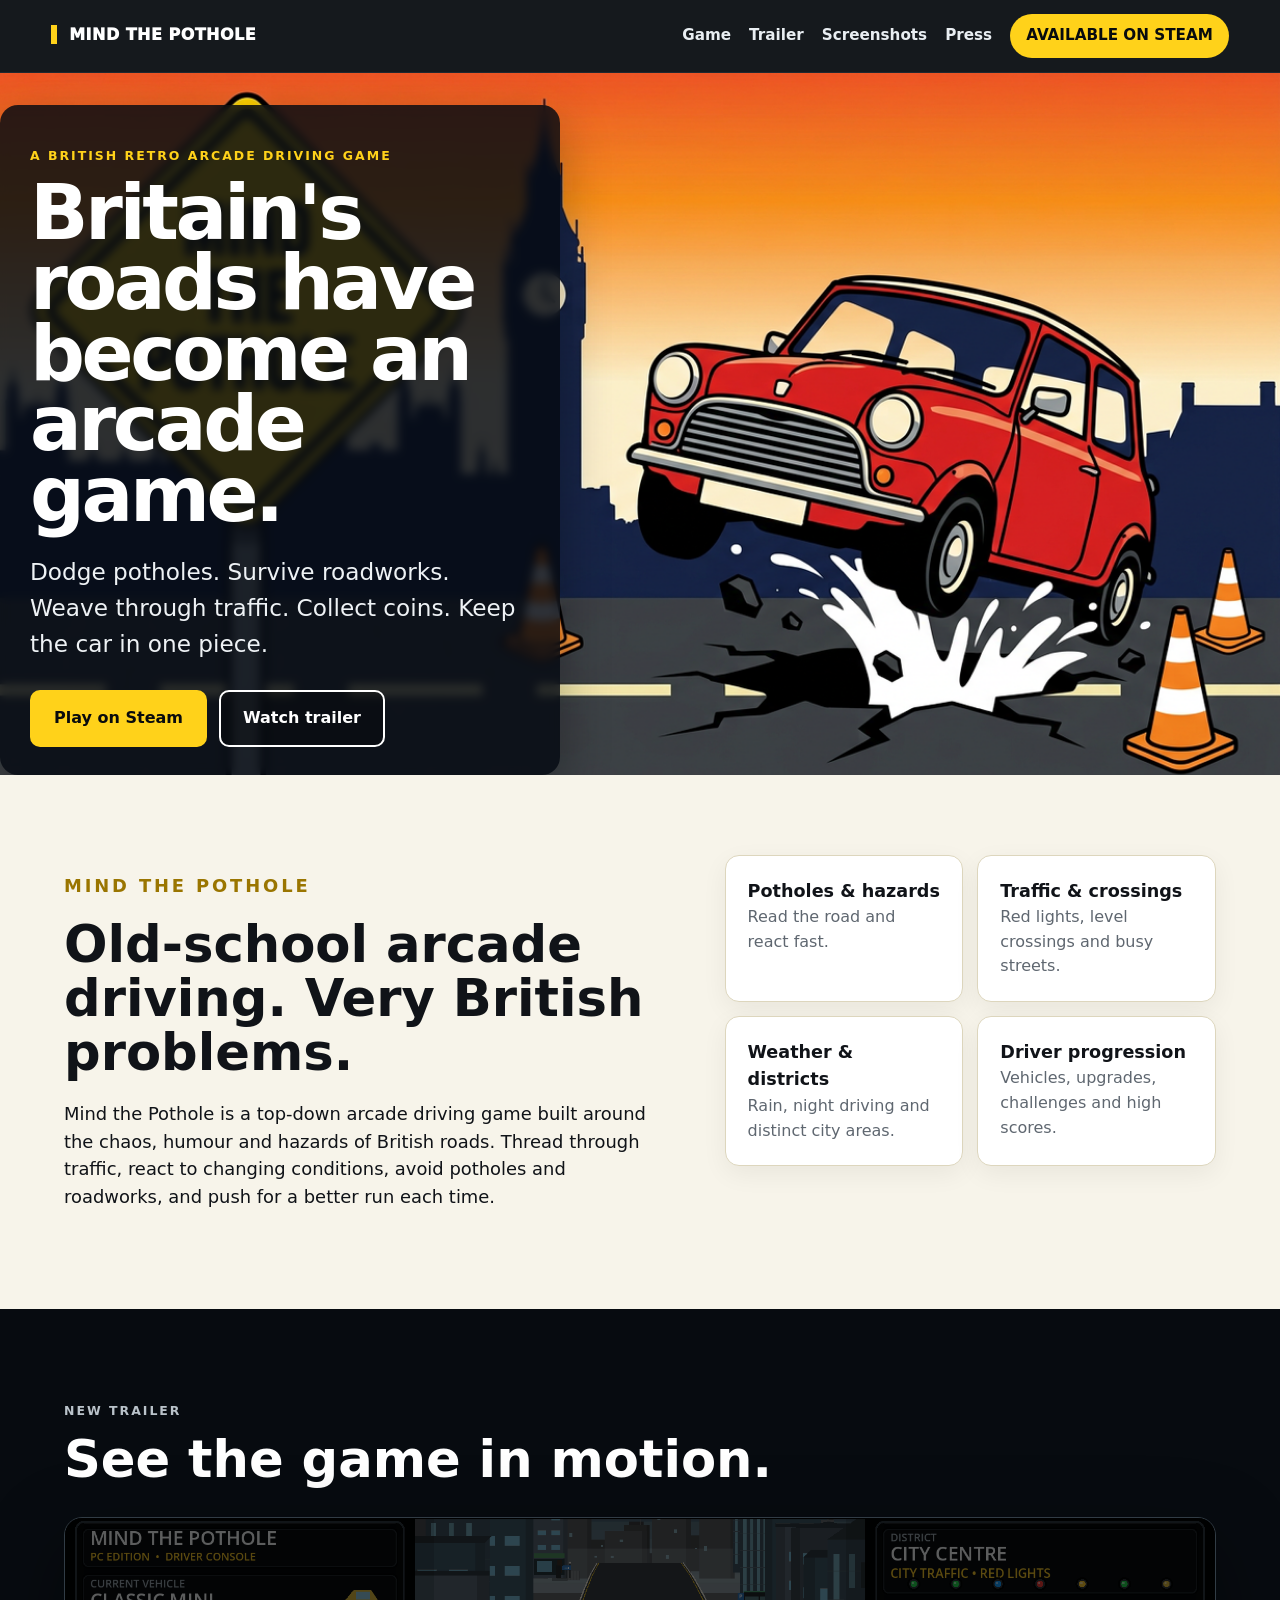
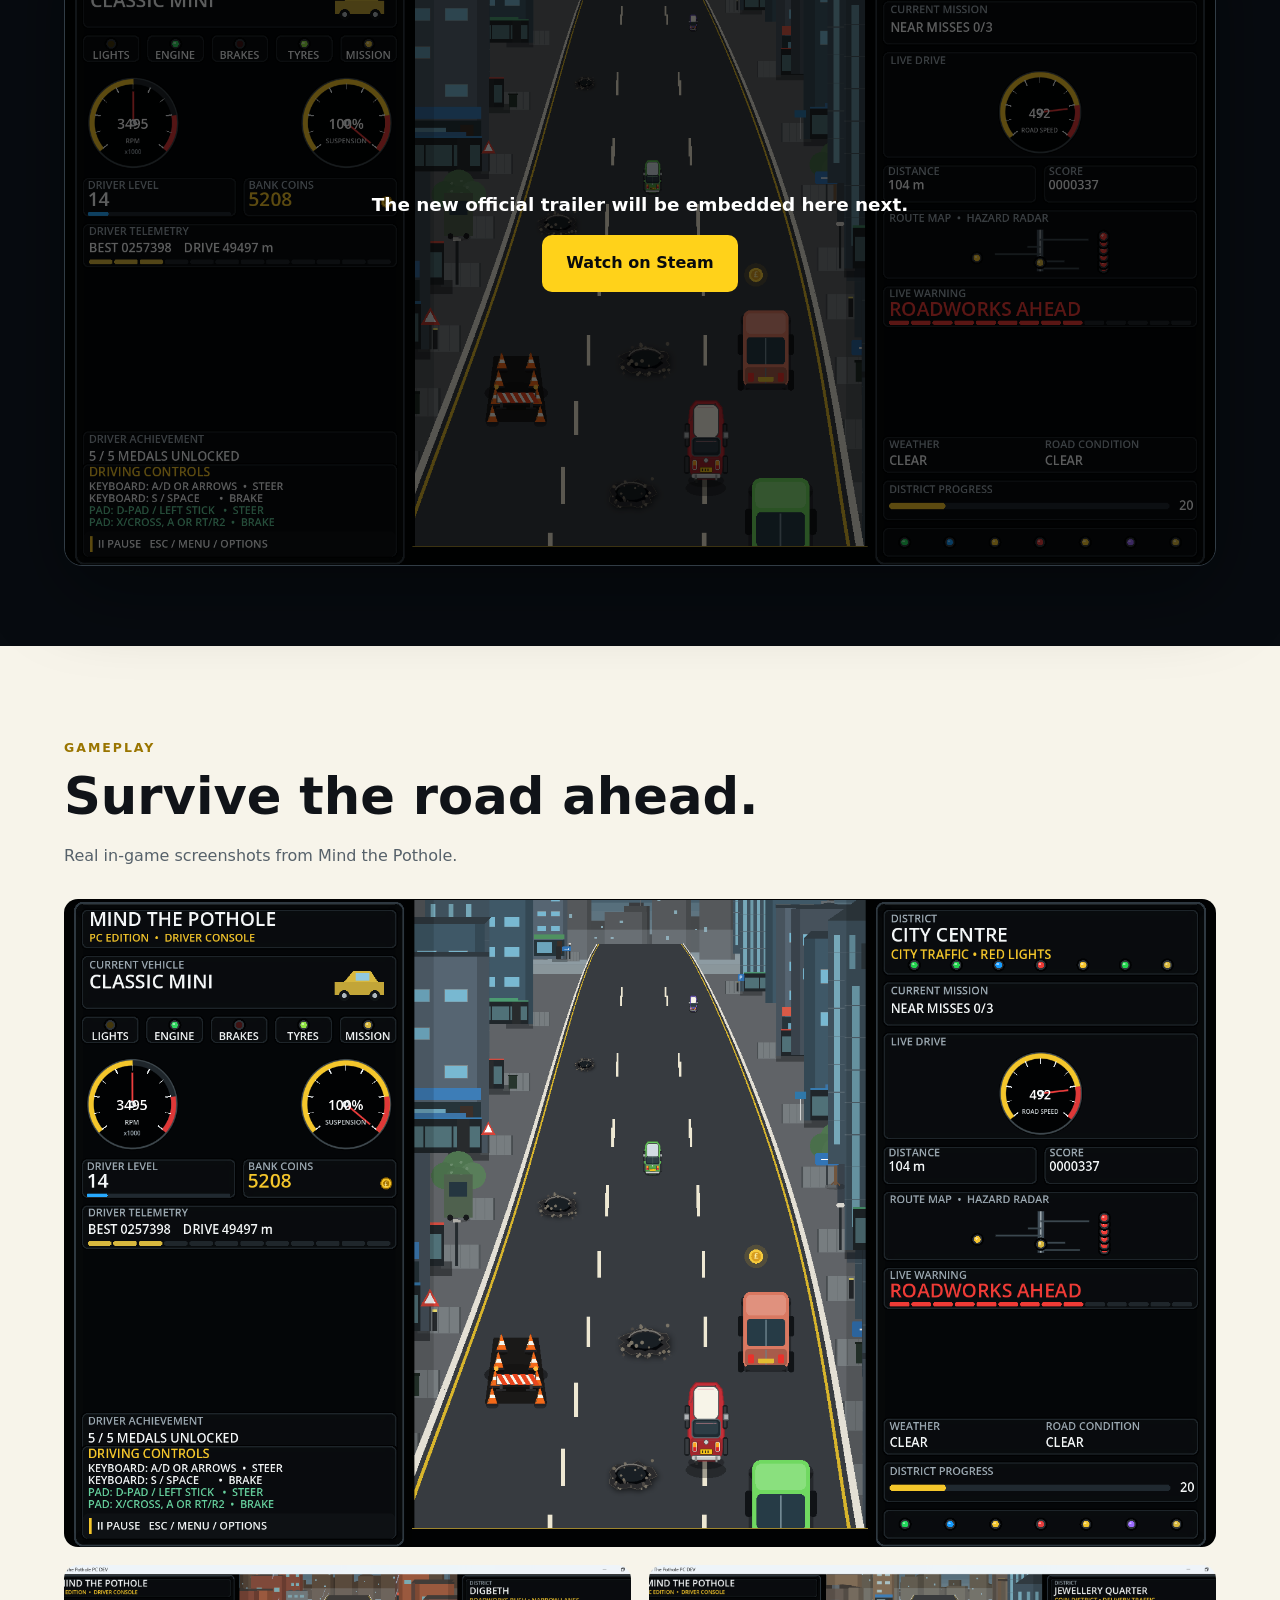
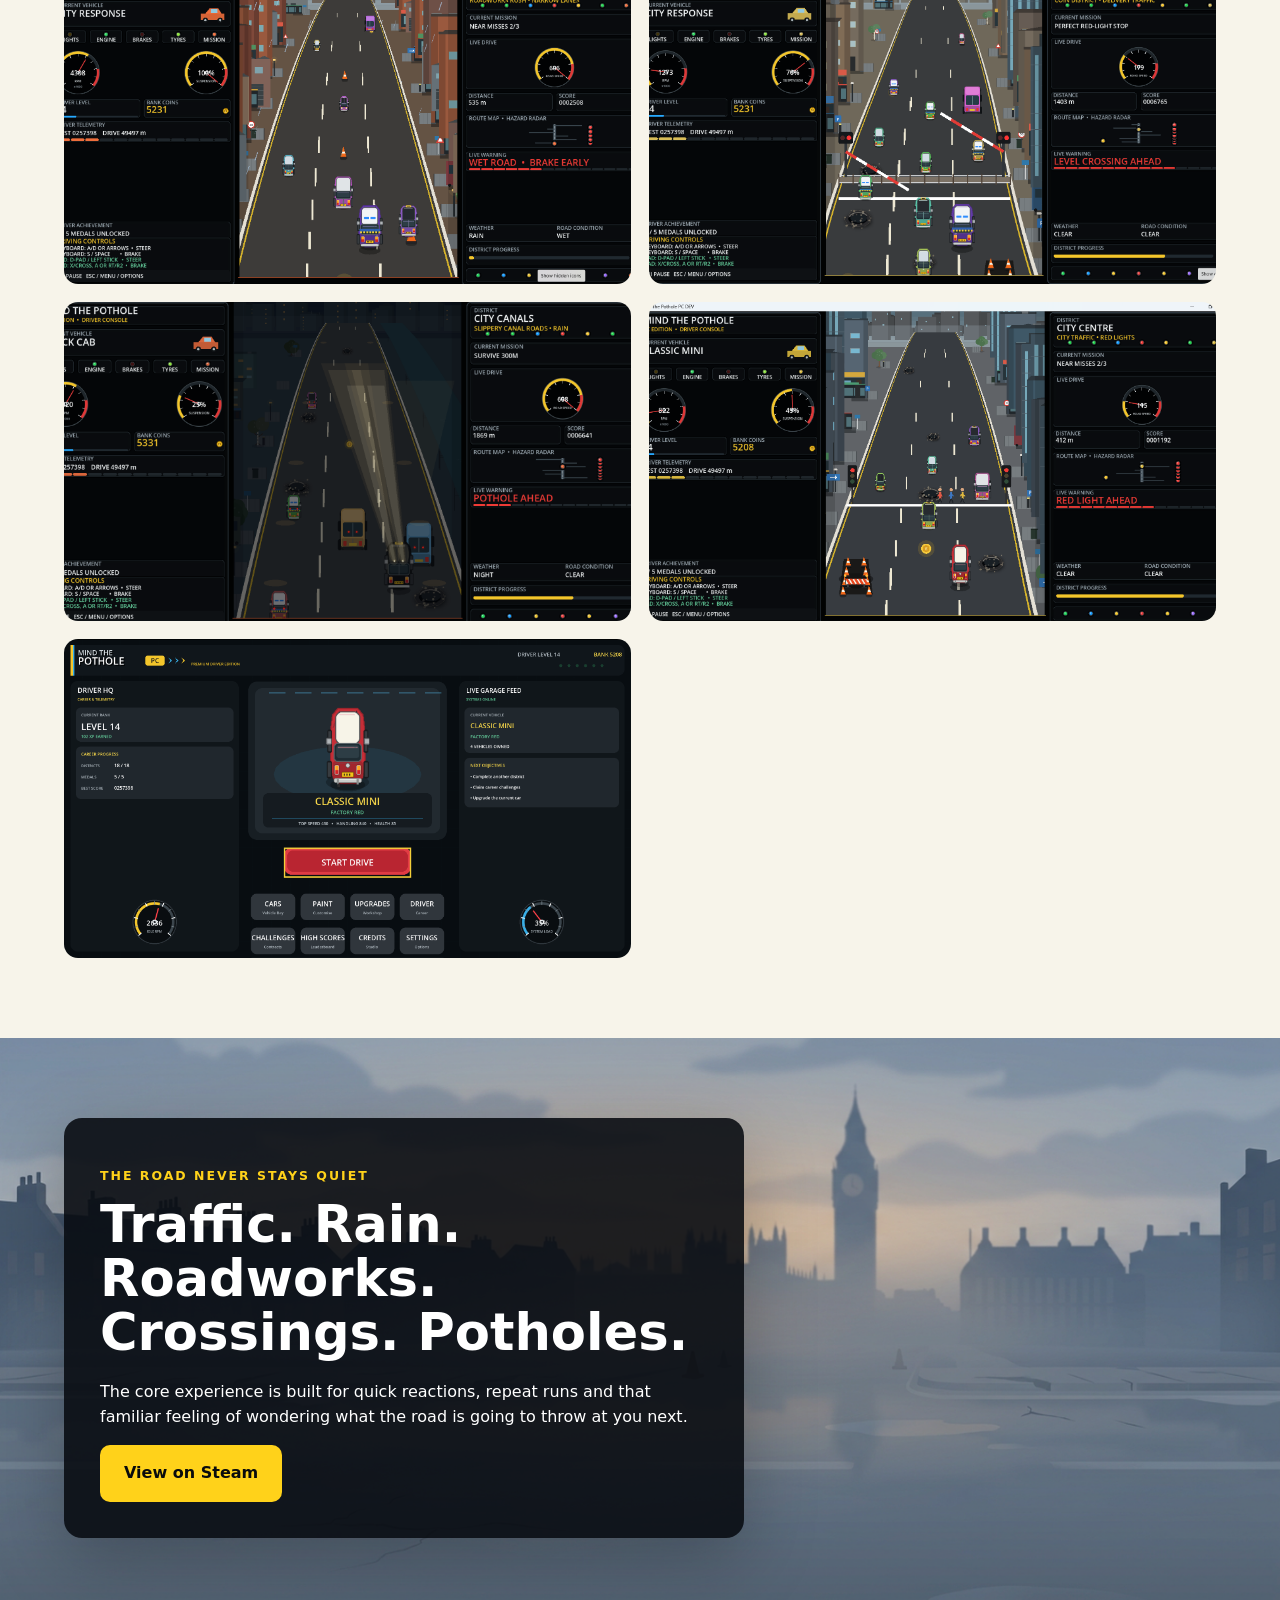
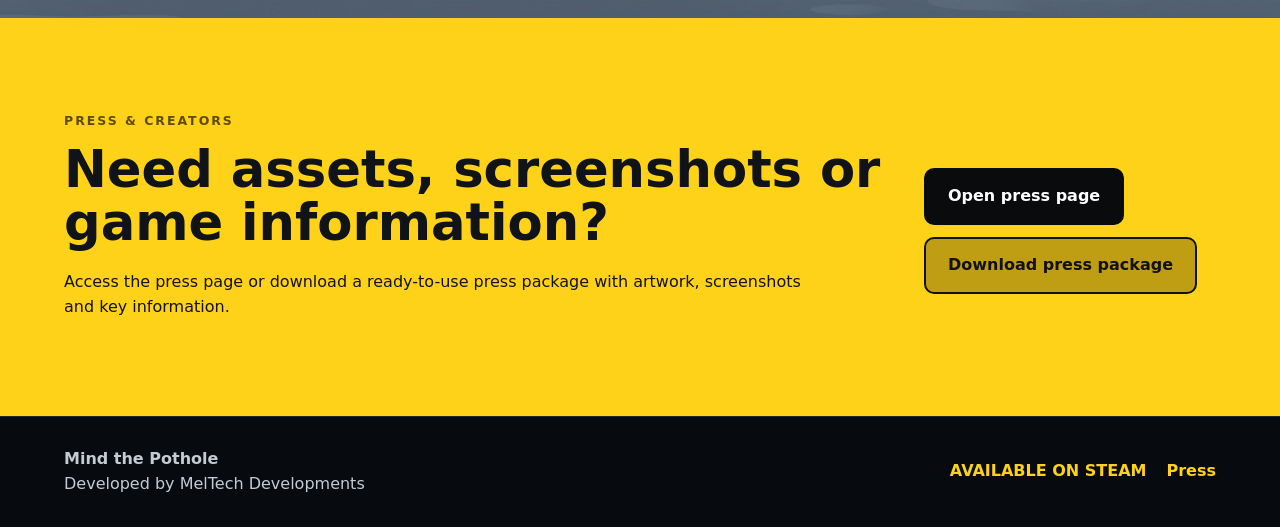
<file: index.html>
<!doctype html>
<html lang="en-GB">
<head>
  <meta charset="utf-8">
  <meta name="viewport" content="width=device-width,initial-scale=1">
  <title>Mind the Pothole | British Retro Arcade Driving Game</title>
  <meta name="description" content="Mind the Pothole is a tongue-in-cheek British retro arcade driving game. Dodge potholes, traffic, roadworks and more. Play now on Steam.">
  <meta name="theme-color" content="#ffd21a">
  <meta property="og:title" content="Mind the Pothole">
  <meta property="og:description" content="Britain's roads have become an arcade game. Dodge potholes, traffic and roadworks in this retro top-down driving game.">
  <meta property="og:type" content="website">
  <meta property="og:image" content="/key-art-wide.png">
  <meta name="twitter:card" content="summary_large_image">
  <link rel="icon" href="data:image/svg+xml,<svg xmlns=%22http://www.w3.org/2000/svg%22 viewBox=%220 0 100 100%22><rect rx=%2218%22 width=%22100%22 height=%22100%22 fill=%22%23ffd21a%22/><text x=%2250%22 y=%2264%22 text-anchor=%22middle%22 font-size=%2256%22>🕳️</text></svg>">
  <link rel="stylesheet" href="/styles.css">
</head>
<body>
  <header class="site-header">
    <a class="brand" href="#top" aria-label="Mind the Pothole home"><span class="brand-mark">MIND THE POTHOLE</span></a>
    <nav aria-label="Primary">
      <a href="#game">Game</a>
      <a href="#trailer">Trailer</a>
      <a href="#screenshots">Screenshots</a>
      <a href="/press.html">Press</a>
      <a class="nav-cta" href="https://store.steampowered.com/app/5031130/Mind_The_Pothole/" target="_blank" rel="noopener">AVAILABLE ON STEAM</a>
    </nav>
  </header>

  <main id="top">
    <section class="hero">
      <div class="hero-overlay"></div>
      <img class="hero-art" src="/key-art-wide.png" alt="Mind the Pothole artwork showing a red classic car jumping over a pothole in London">
      <div class="hero-copy">
        <p class="eyebrow">A BRITISH RETRO ARCADE DRIVING GAME</p>
        <h1>Britain's roads have become an arcade game.</h1>
        <p class="lede">Dodge potholes. Survive roadworks. Weave through traffic. Collect coins. Keep the car in one piece.</p>
        <div class="hero-actions">
          <a class="button primary" href="https://store.steampowered.com/app/5031130/Mind_The_Pothole/" target="_blank" rel="noopener">Play on Steam</a>
          <a class="button secondary" href="#trailer">Watch trailer</a>
        </div>
      </div>
    </section>

    <section id="game" class="section intro">
      <div class="section-copy">
        <p class="eyebrow dark">MIND THE POTHOLE</p>
        <h2>Old-school arcade driving. Very British problems.</h2>
        <p>Mind the Pothole is a top-down arcade driving game built around the chaos, humour and hazards of British roads. Thread through traffic, react to changing conditions, avoid potholes and roadworks, and push for a better run each time.</p>
      </div>
      <div class="feature-grid">
        <article><strong>Potholes & hazards</strong><span>Read the road and react fast.</span></article>
        <article><strong>Traffic & crossings</strong><span>Red lights, level crossings and busy streets.</span></article>
        <article><strong>Weather & districts</strong><span>Rain, night driving and distinct city areas.</span></article>
        <article><strong>Driver progression</strong><span>Vehicles, upgrades, challenges and high scores.</span></article>
      </div>
    </section>

    <section id="trailer" class="section dark-section">
      <div class="section-heading">
        <p class="eyebrow">NEW TRAILER</p>
        <h2>See the game in motion.</h2>
      </div>
      <div class="video-wrap trailer-placeholder">
        <img src="/gameplay-city-centre.png" alt="Mind the Pothole gameplay">
        <div class="trailer-overlay">
          <p>The new official trailer will be embedded here next.</p>
          <a class="button primary" href="https://store.steampowered.com/app/5031130/Mind_The_Pothole/" target="_blank" rel="noopener">Watch on Steam</a>
        </div>
      </div>
    </section>

    <section id="screenshots" class="section screenshots-section">
      <div class="section-heading">
        <p class="eyebrow dark">GAMEPLAY</p>
        <h2>Survive the road ahead.</h2>
        <p>Real in-game screenshots from Mind the Pothole.</p>
      </div>
      <div class="gallery">
        <button class="shot wide" data-src="/gameplay-city-centre.png"><img src="/gameplay-city-centre.png" alt="Mind the Pothole city centre gameplay"></button>
        <button class="shot" data-src="/gameplay-digbeth.png"><img src="/gameplay-digbeth.png" alt="Mind the Pothole Digbeth gameplay in the rain"></button>
        <button class="shot" data-src="/gameplay-level-crossing.png"><img src="/gameplay-level-crossing.png" alt="Mind the Pothole level crossing gameplay"></button>
        <button class="shot" data-src="/gameplay-night.png"><img src="/gameplay-night.png" alt="Mind the Pothole night driving gameplay"></button>
        <button class="shot" data-src="/gameplay-traffic-lights.png"><img src="/gameplay-traffic-lights.png" alt="Mind the Pothole traffic light gameplay"></button>
        <button class="shot" data-src="/gameplay-garage.png"><img src="/gameplay-garage.png" alt="Mind the Pothole driver garage screen"></button>
      </div>
    </section>

    <section class="section road-section">
      <div class="road-card">
        <p class="eyebrow">THE ROAD NEVER STAYS QUIET</p>
        <h2>Traffic. Rain. Roadworks. Crossings. Potholes.</h2>
        <p>The core experience is built for quick reactions, repeat runs and that familiar feeling of wondering what the road is going to throw at you next.</p>
        <a class="button primary" href="https://store.steampowered.com/app/5031130/Mind_The_Pothole/" target="_blank" rel="noopener">View on Steam</a>
      </div>
    </section>

    <section class="section press-tease">
      <div>
        <p class="eyebrow dark">PRESS & CREATORS</p>
        <h2>Need assets, screenshots or game information?</h2>
        <p>Access the press page or download a ready-to-use press package with artwork, screenshots and key information.</p>
      </div>
      <div class="press-actions">
        <a class="button primary" href="/press.html">Open press page</a>
        <a class="button secondary dark" href="/mind-the-pothole-press-kit.zip">Download press package</a>
      </div>
    </section>
  </main>

  <footer>
    <div><strong>Mind the Pothole</strong><br><span>Developed by MelTech Developments</span></div>
    <div class="footer-links"><a href="https://store.steampowered.com/app/5031130/Mind_The_Pothole/" target="_blank" rel="noopener">AVAILABLE ON STEAM</a><a href="/press.html">Press</a></div>
  </footer>

  <dialog id="lightbox"><button id="closeLightbox" aria-label="Close">×</button><img id="lightboxImage" alt="Expanded screenshot"></dialog>
  <script src="/script.js"></script>
</body>
</html>
</file>
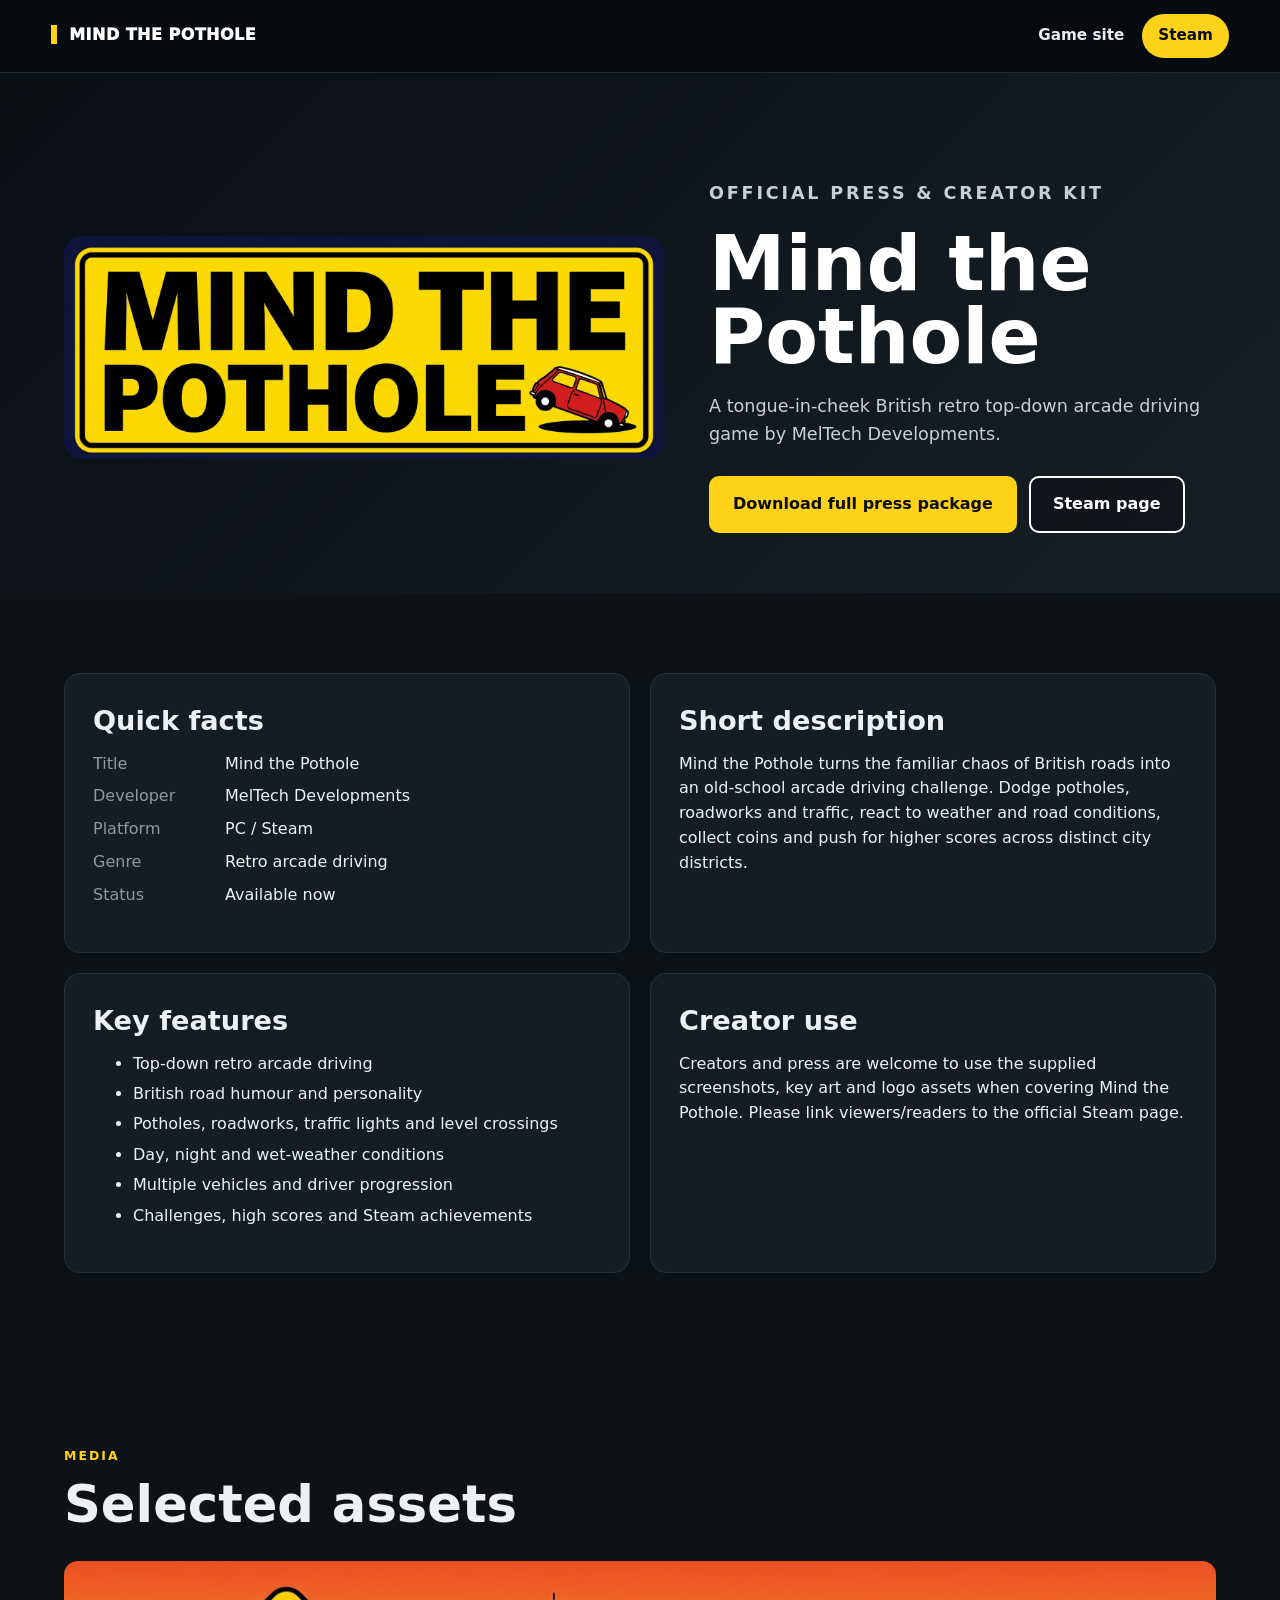
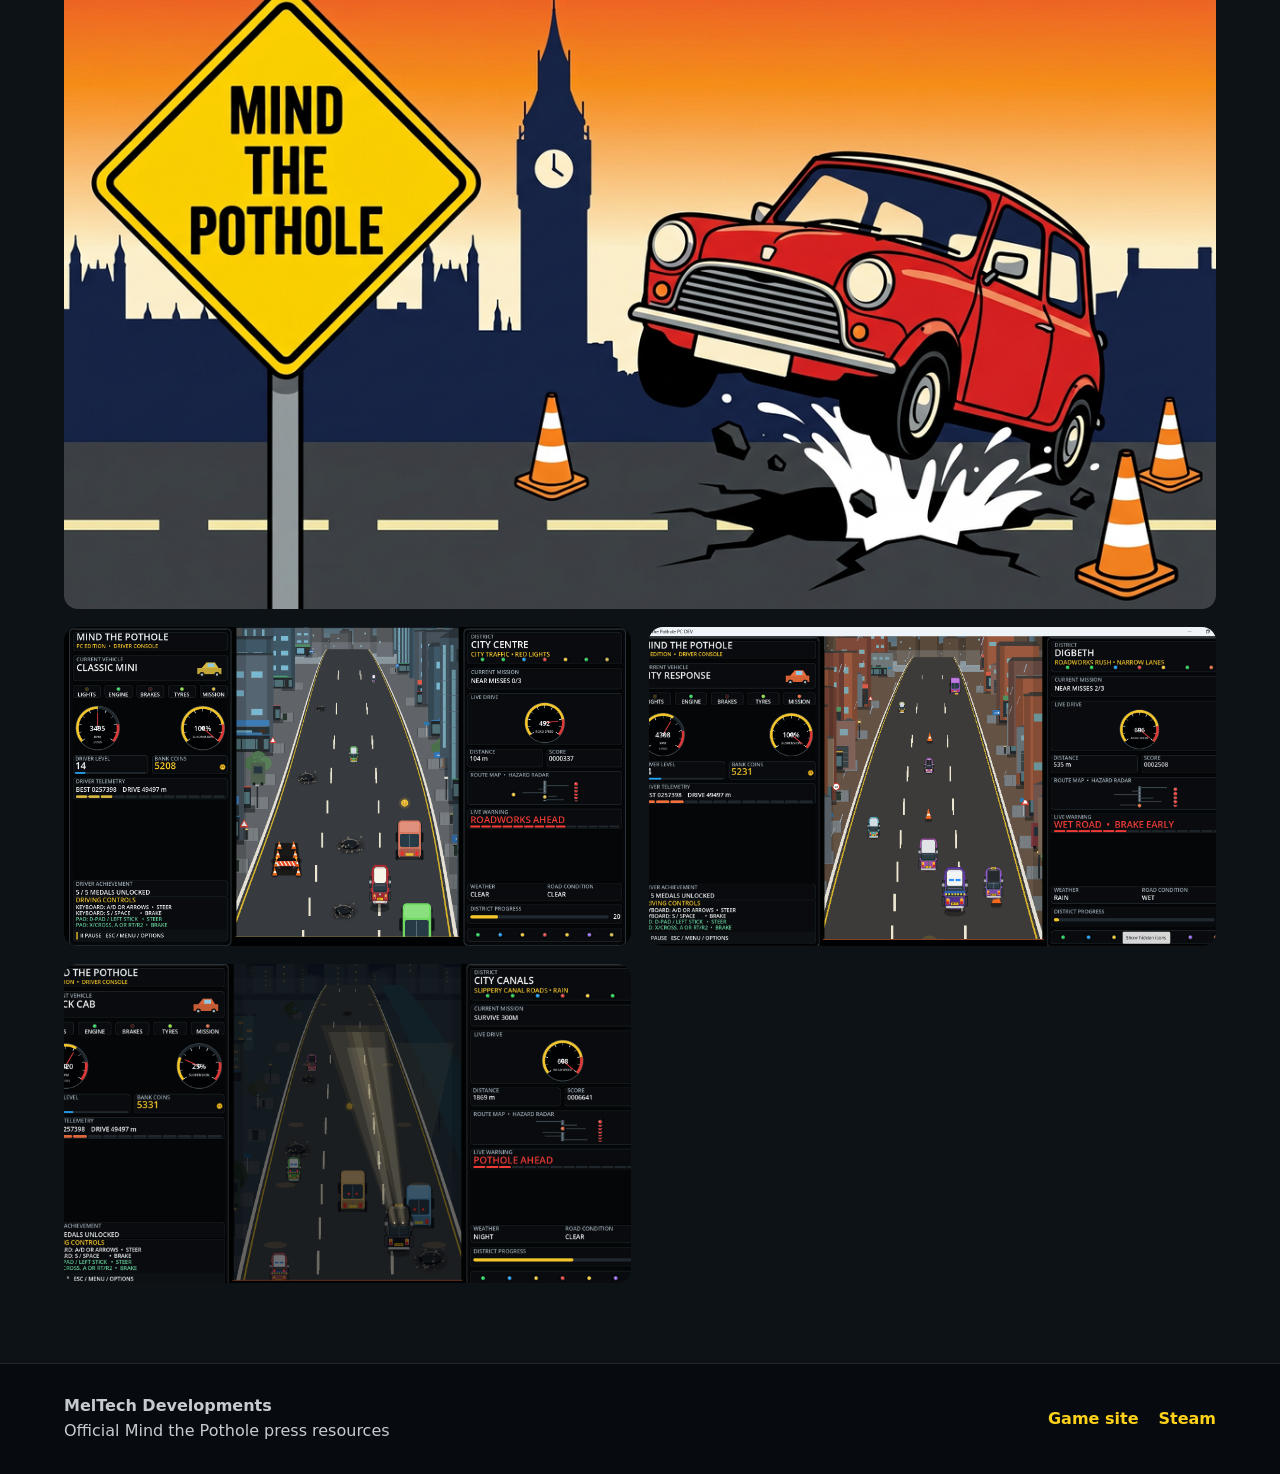
<file: press.html>
<!doctype html>
<html lang="en-GB">
<head>
  <meta charset="utf-8">
  <meta name="viewport" content="width=device-width,initial-scale=1">
  <title>Mind the Pothole | Press & Creator Kit</title>
  <meta name="description" content="Official press and creator resources for Mind the Pothole by MelTech Developments.">
  <link rel="stylesheet" href="/styles.css">
</head>
<body class="press-page">
<header class="site-header"><a class="brand" href="/"><span class="brand-mark">MIND THE POTHOLE</span></a><nav><a href="/">Game site</a><a class="nav-cta" href="https://store.steampowered.com/app/5031130/Mind_The_Pothole/" target="_blank" rel="noopener">Steam</a></nav></header>
<main>
  <section class="press-hero">
    <img src="/logo-banner.png" alt="Mind the Pothole logo">
    <div><p class="eyebrow">OFFICIAL PRESS & CREATOR KIT</p><h1>Mind the Pothole</h1><p>A tongue-in-cheek British retro top-down arcade driving game by MelTech Developments.</p><div class="hero-actions"><a class="button primary" href="/mind-the-pothole-press-kit.zip">Download full press package</a><a class="button secondary" href="https://store.steampowered.com/app/5031130/Mind_The_Pothole/" target="_blank" rel="noopener">Steam page</a></div></div>
  </section>
  <section class="section press-grid">
    <article><h2>Quick facts</h2><dl><dt>Title</dt><dd>Mind the Pothole</dd><dt>Developer</dt><dd>MelTech Developments</dd><dt>Platform</dt><dd>PC / Steam</dd><dt>Genre</dt><dd>Retro arcade driving</dd><dt>Status</dt><dd>Available now</dd></dl></article>
    <article><h2>Short description</h2><p>Mind the Pothole turns the familiar chaos of British roads into an old-school arcade driving challenge. Dodge potholes, roadworks and traffic, react to weather and road conditions, collect coins and push for higher scores across distinct city districts.</p></article>
    <article><h2>Key features</h2><ul><li>Top-down retro arcade driving</li><li>British road humour and personality</li><li>Potholes, roadworks, traffic lights and level crossings</li><li>Day, night and wet-weather conditions</li><li>Multiple vehicles and driver progression</li><li>Challenges, high scores and Steam achievements</li></ul></article>
    <article><h2>Creator use</h2><p>Creators and press are welcome to use the supplied screenshots, key art and logo assets when covering Mind the Pothole. Please link viewers/readers to the official Steam page.</p></article>
  </section>
  <section class="section"><div class="section-heading"><p class="eyebrow dark">MEDIA</p><h2>Selected assets</h2></div><div class="gallery"><a class="shot wide" href="/mind-the-pothole-key-art-wide.png" download><img src="/mind-the-pothole-key-art-wide.png" alt="Wide key art"></a><a class="shot" href="/screenshot-city-centre.png" download><img src="/screenshot-city-centre.png" alt="City Centre screenshot"></a><a class="shot" href="/screenshot-digbeth.png" download><img src="/screenshot-digbeth.png" alt="Digbeth screenshot"></a><a class="shot" href="/screenshot-night.png" download><img src="/screenshot-night.png" alt="Night gameplay screenshot"></a></div></section>
</main>
<footer><div><strong>MelTech Developments</strong><br><span>Official Mind the Pothole press resources</span></div><div class="footer-links"><a href="/">Game site</a><a href="https://store.steampowered.com/app/5031130/Mind_The_Pothole/" target="_blank" rel="noopener">Steam</a></div></footer>
</body></html>
</file>
<file: styles.css>
:root{--yellow:#ffd21a;--ink:#070b10;--panel:#10171d;--muted:#aeb8c2;--red:#cf2f35;--cream:#fff7db;--line:#26323b}*{box-sizing:border-box}html{scroll-behavior:smooth}body{margin:0;font-family:Inter,ui-sans-serif,system-ui,-apple-system,BlinkMacSystemFont,"Segoe UI",sans-serif;background:#f7f4ea;color:#101318;line-height:1.55}.site-header{position:sticky;top:0;z-index:20;display:flex;justify-content:space-between;align-items:center;padding:14px 4vw;background:rgba(7,11,16,.94);backdrop-filter:blur(8px);border-bottom:1px solid #202830}.brand{text-decoration:none}.brand-mark{font-weight:950;letter-spacing:.03em;color:#fff;border-left:6px solid var(--yellow);padding-left:12px}.site-header nav{display:flex;gap:18px;align-items:center}.site-header nav a{color:#e9eef2;text-decoration:none;font-weight:700;font-size:.95rem}.site-header nav a:hover{color:var(--yellow)}.nav-cta{background:var(--yellow);color:#080b0e!important;padding:10px 16px;border-radius:999px}.hero{position:relative;min-height:78vh;background:#111;overflow:hidden;display:grid;align-items:end}.hero-art{position:absolute;inset:0;width:100%;height:100%;object-fit:cover}.hero-overlay{position:absolute;inset:0;background:linear-gradient(90deg,rgba(3,6,8,.82) 0%,rgba(3,6,8,.48) 45%,rgba(3,6,8,.12) 70%),linear-gradient(0deg,rgba(3,6,8,.78),transparent 55%)}.hero-copy{position:relative;z-index:2;max-width:760px;padding:7vw 5vw}.eyebrow{font-size:.78rem;font-weight:900;letter-spacing:.16em;color:var(--yellow);text-transform:uppercase}.eyebrow.dark{color:#9a7500}.hero h1,.press-hero h1{font-size:clamp(2.7rem,6vw,6rem);line-height:.96;margin:.25em 0;color:#fff;max-width:900px}.lede{font-size:clamp(1.1rem,2vw,1.45rem);color:#eef2f5;max-width:700px}.hero-actions,.press-actions{display:flex;gap:12px;flex-wrap:wrap;margin-top:28px}.button{display:inline-block;text-decoration:none;font-weight:900;padding:14px 22px;border-radius:10px;border:2px solid transparent;transition:.2s transform,.2s background}.button:hover{transform:translateY(-2px)}.button.primary{background:var(--yellow);color:#090b0d}.button.secondary{border-color:#fff;color:#fff;background:rgba(0,0,0,.25)}.button.secondary.dark{border-color:#111;color:#111}.section{padding:80px 5vw}.intro{display:grid;grid-template-columns:1.1fr .9fr;gap:60px;align-items:start}.section h2{font-size:clamp(2rem,4vw,4rem);line-height:1.05;margin:.2em 0 .4em}.section-copy p{font-size:1.12rem;max-width:760px}.feature-grid{display:grid;grid-template-columns:1fr 1fr;gap:14px}.feature-grid article{background:#fff;border:1px solid #ddd6bd;border-radius:14px;padding:22px;box-shadow:0 8px 26px rgba(0,0,0,.06)}.feature-grid strong{display:block;font-size:1.1rem}.feature-grid span{color:#5f6770}.dark-section{background:var(--ink);color:#fff}.section-heading{max-width:900px;margin-bottom:30px}.section-heading p{color:#56616a}.dark-section .section-heading p{color:#bac3ca}.video-wrap{max-width:1200px;margin:auto;border:1px solid #313c45;border-radius:18px;overflow:hidden;box-shadow:0 26px 80px rgba(0,0,0,.4)}video{display:block;width:100%;background:#000}.screenshots-section{background:#f7f4ea}.gallery{display:grid;grid-template-columns:repeat(2,minmax(0,1fr));gap:18px}.shot{border:0;padding:0;background:#111;border-radius:14px;overflow:hidden;cursor:pointer;display:block}.shot img{width:100%;height:100%;aspect-ratio:16/9;object-fit:cover;display:block;transition:transform .25s}.shot:hover img{transform:scale(1.02)}.shot.wide{grid-column:span 2}.road-section{background:url('/background.png') center/cover no-repeat;min-height:520px;display:flex;align-items:center}.road-card{max-width:680px;background:rgba(6,10,15,.88);padding:36px;border-radius:18px;color:#fff;box-shadow:0 20px 70px rgba(0,0,0,.25)}.press-tease{display:flex;justify-content:space-between;gap:30px;align-items:center;background:var(--yellow)}.press-tease .eyebrow{color:#5f4b00}.press-tease p{max-width:750px}.press-tease .button.primary{background:#090b0d;color:#fff}.press-page{background:#0d1217;color:#eef1f3}.press-hero{padding:90px 5vw 60px;display:grid;grid-template-columns:minmax(280px,600px) 1fr;gap:45px;align-items:center;background:linear-gradient(135deg,#0a0f14,#171f26)}.press-hero img{width:100%;border-radius:18px}.press-hero p{font-size:1.1rem;color:#c8d0d6}.press-grid{display:grid;grid-template-columns:repeat(2,minmax(0,1fr));gap:20px}.press-grid article{background:#151d24;border:1px solid #26313a;padding:28px;border-radius:16px}.press-grid h2{font-size:1.7rem}.press-grid dl{display:grid;grid-template-columns:120px 1fr;gap:8px 12px}.press-grid dt{color:#8f9aa3}.press-grid dd{margin:0}.press-grid li{margin:.35em 0}.press-page .section-heading .eyebrow.dark{color:var(--yellow)}.press-page .section-heading p{color:#bcc5cc}footer{display:flex;justify-content:space-between;align-items:center;gap:20px;padding:30px 5vw;background:#070b10;color:#c5cbd0;border-top:1px solid #202830}.footer-links{display:flex;gap:20px}.footer-links a{color:var(--yellow);text-decoration:none;font-weight:800}dialog{border:0;padding:0;background:transparent;max-width:min(94vw,1500px)}dialog::backdrop{background:rgba(0,0,0,.9)}#lightboxImage{max-width:94vw;max-height:88vh;display:block;border-radius:12px}#closeLightbox{position:fixed;top:20px;right:26px;background:#fff;color:#000;border:0;width:42px;height:42px;border-radius:50%;font-size:28px;cursor:pointer}@media(max-width:850px){.site-header nav a:not(.nav-cta){display:none}.hero{min-height:70vh}.hero-copy{padding:70px 6vw 50px}.intro,.press-hero,.press-grid{grid-template-columns:1fr}.feature-grid{grid-template-columns:1fr}.gallery{grid-template-columns:1fr}.shot.wide{grid-column:span 1}.press-tease{display:block}.press-actions{margin-top:20px}footer{align-items:flex-start;flex-direction:column}.road-section{min-height:430px}.section{padding:60px 6vw}}

.trailer-placeholder{position:relative;background:#000}
.trailer-placeholder>img{display:block;width:100%;aspect-ratio:16/9;object-fit:cover;opacity:.52}
.trailer-overlay{position:absolute;inset:0;display:flex;flex-direction:column;align-items:center;justify-content:center;text-align:center;padding:24px;color:#fff;background:rgba(0,0,0,.28)}
.trailer-overlay p{font-size:1.15rem;font-weight:800;margin:0 0 16px}

/* Hero readability update */
.hero .container,
.hero-inner { position: relative; }
.hero-copy {
  max-width: 560px;
  padding: 28px 30px;
  border-radius: 18px;
  background: rgba(5, 10, 18, .84);
  backdrop-filter: blur(5px);
  -webkit-backdrop-filter: blur(5px);
  box-shadow: 0 18px 50px rgba(0,0,0,.30);
}
.hero-copy h1 {
  font-size: clamp(2.7rem, 6vw, 5.4rem);
  line-height: .92;
  letter-spacing: -.045em;
  margin: 8px 0 12px;
}
.hero-subtitle {
  font-size: clamp(1.15rem, 2vw, 1.45rem);
  font-weight: 800;
  margin: 0 0 10px;
}
.hero-description {
  font-size: 1.05rem;
  line-height: 1.55;
  margin: 0 0 18px;
}
.available-now {
  display: inline-block;
  margin: 0 0 18px;
  padding: 8px 12px;
  border-left: 4px solid #ffd21c;
  background: rgba(0,0,0,.28);
  font-weight: 900;
  letter-spacing: .08em;
}
@media (max-width: 760px) {
  .hero-copy {
    max-width: none;
    margin: 0 14px;
    padding: 22px 20px;
  }
  .hero-copy h1 { font-size: clamp(2.4rem, 13vw, 4rem); }
}
</file>
